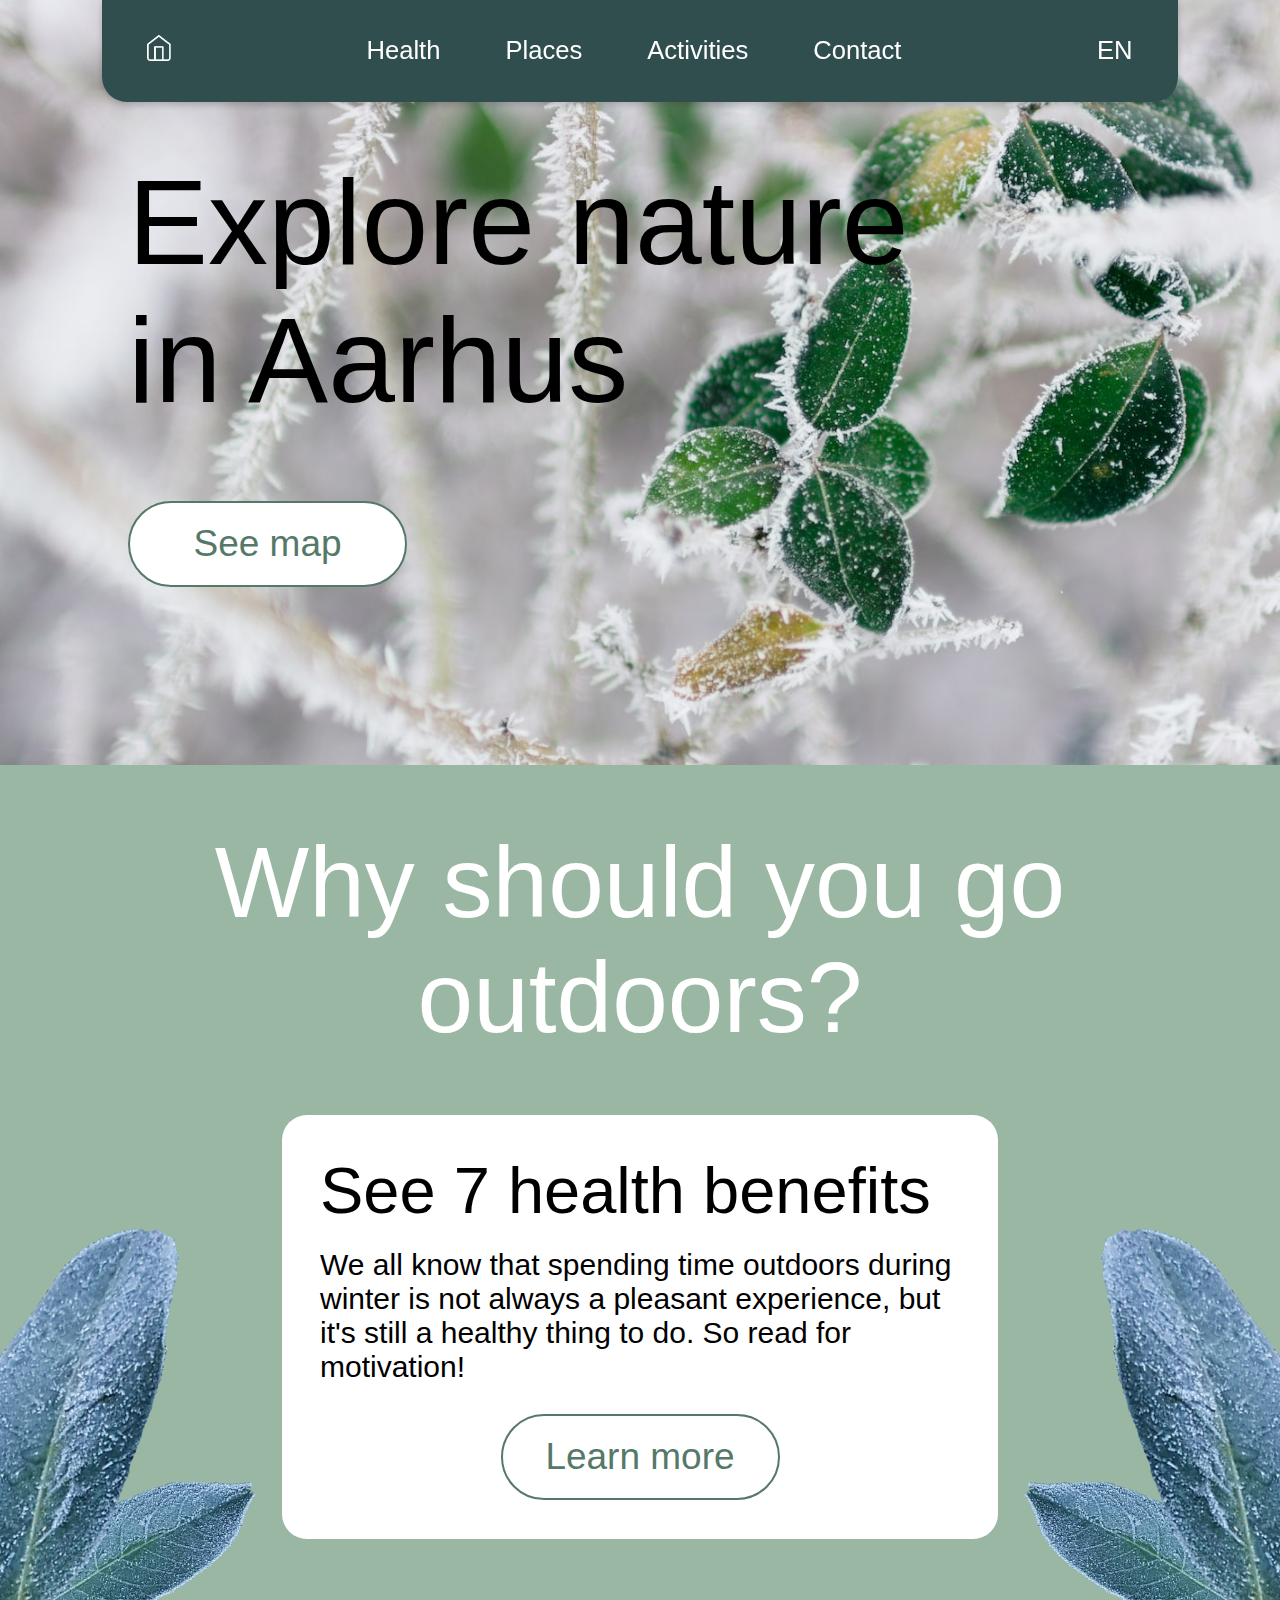
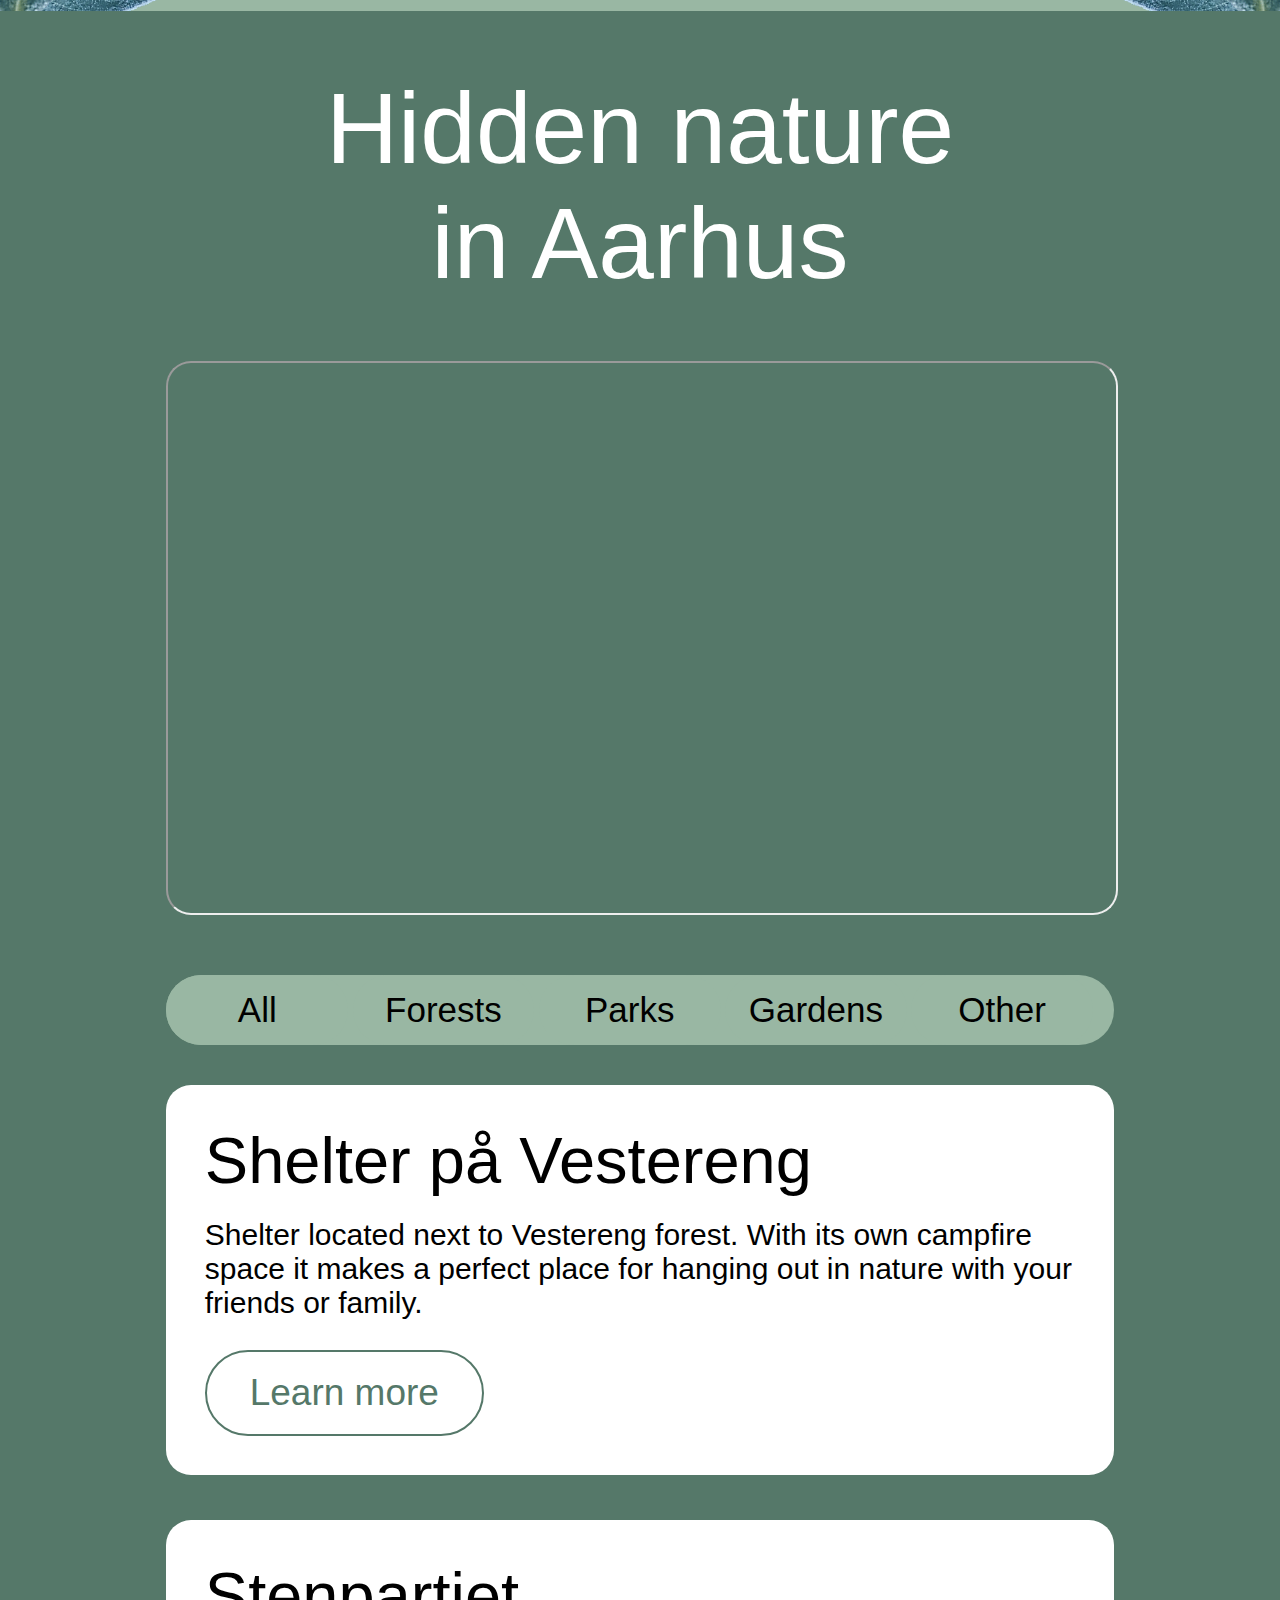
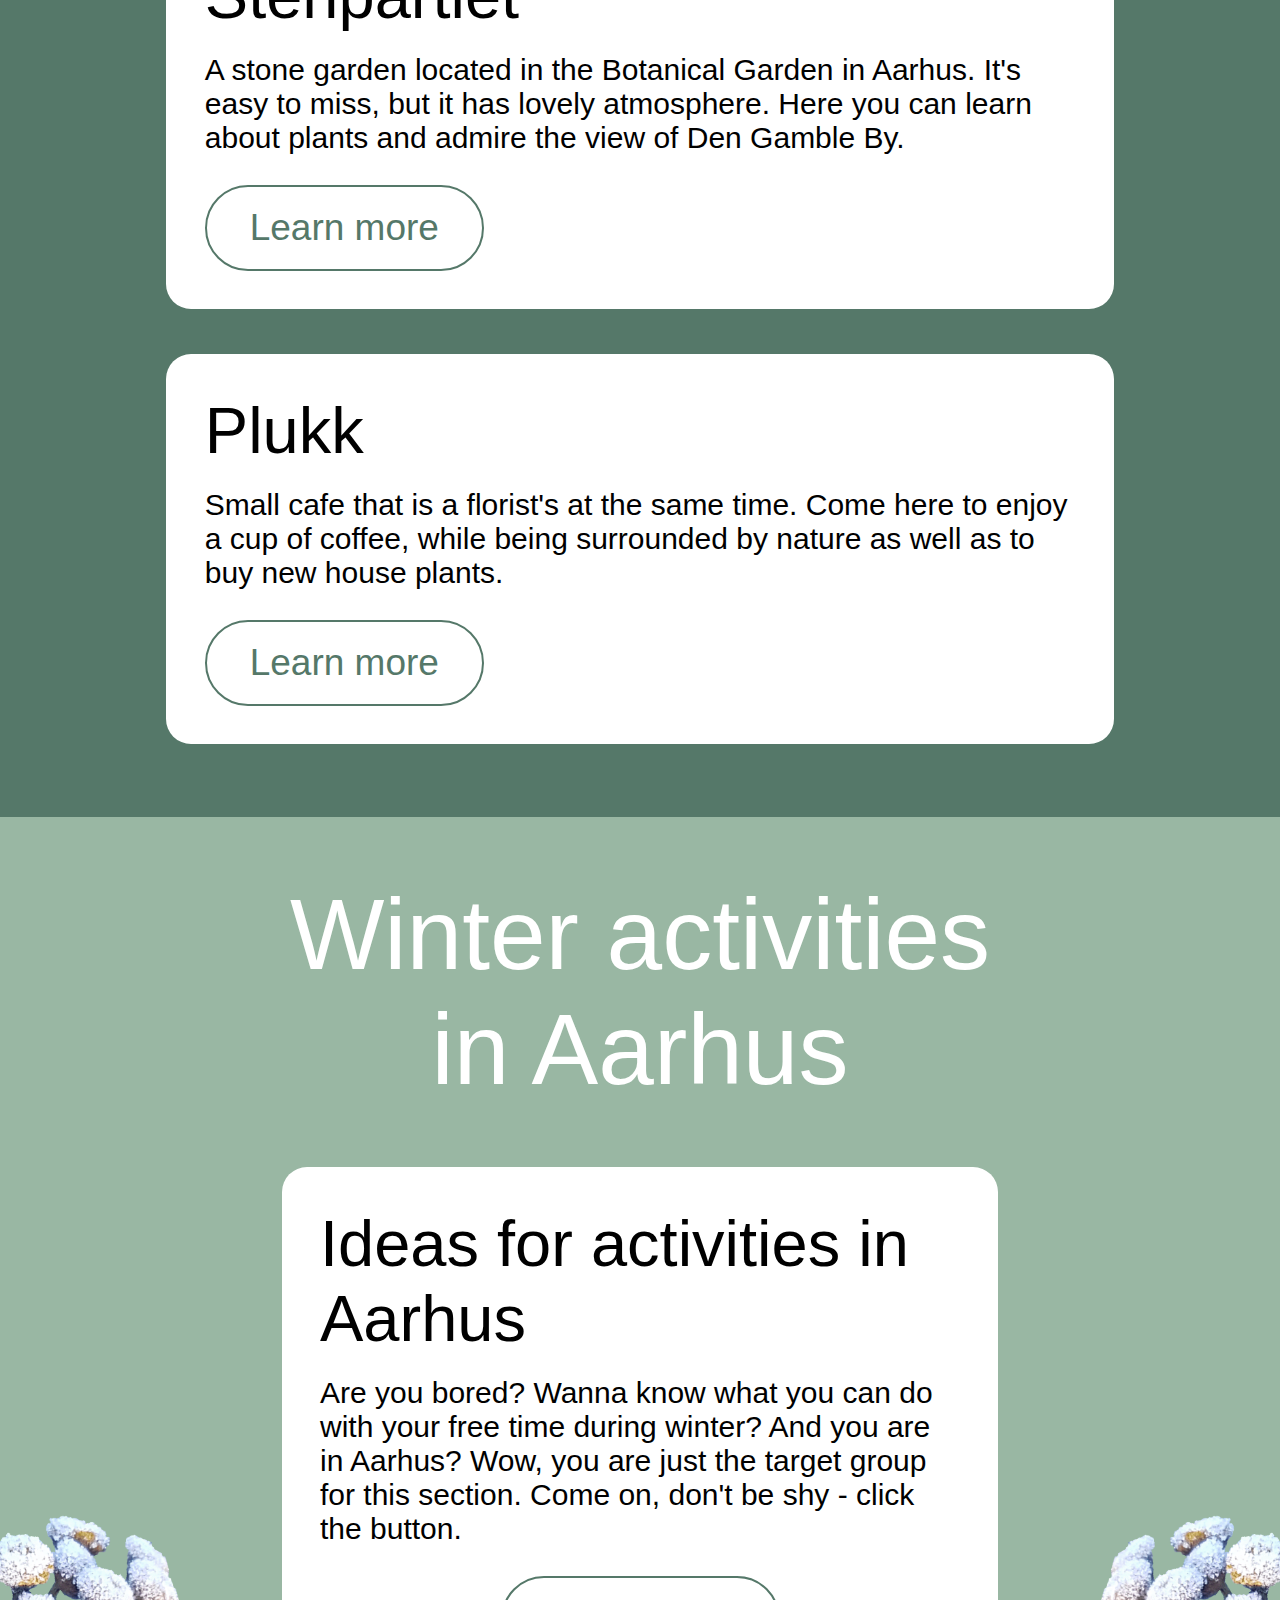
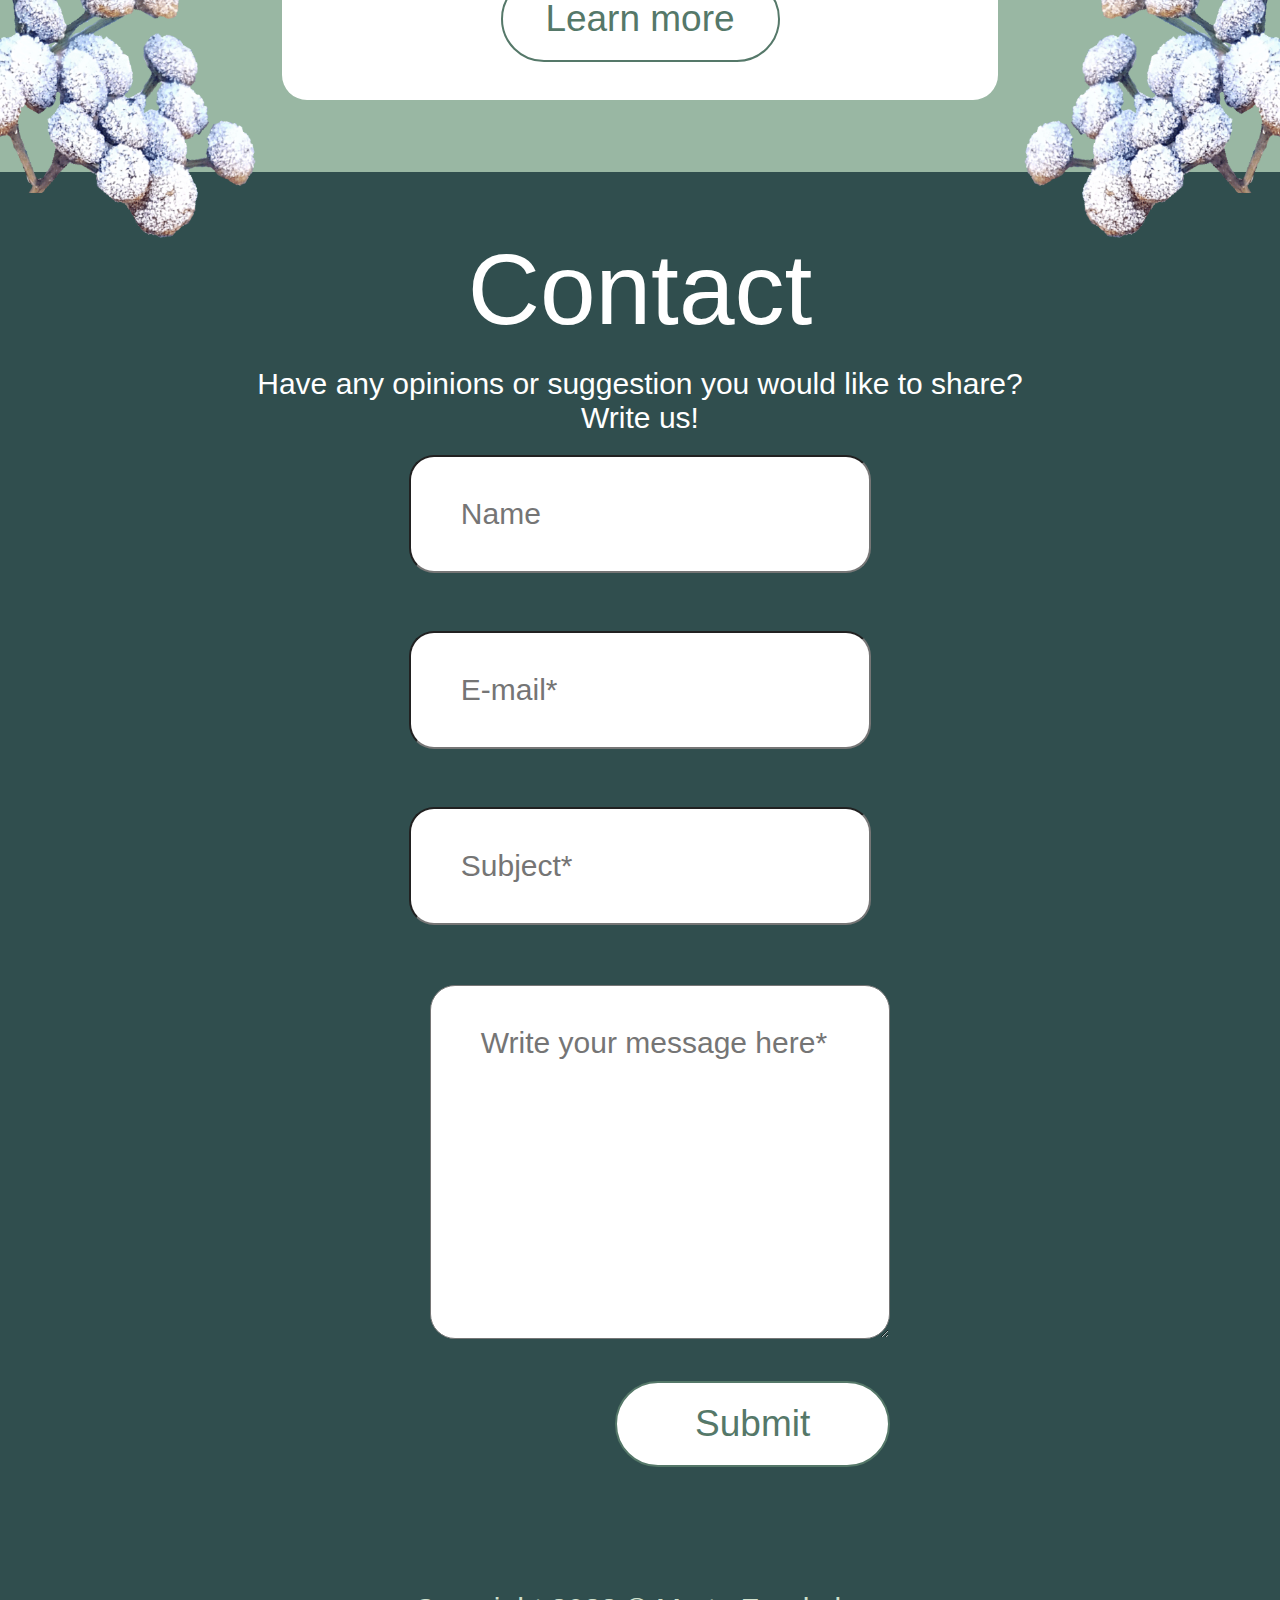
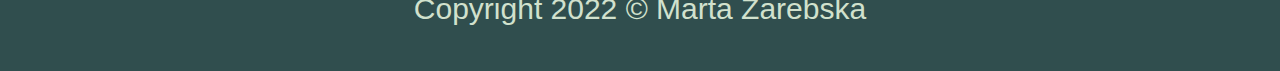
<file: index.html>
<!DOCTYPE html>
<html lang="en">
<head>
    <meta charset="UTF-8">
    <meta http-equiv="X-UA-Compatible" content="IE=edge">
    <meta name="viewport" content="width=device-width, initial-scale=1.0">
    <title>Hidden nature in Aarhus</title>
    <!--<link href="mapbox://styles/shiviara/cld4n27ti001101kayi47xyx4" rel="stylesheet">
    <script src="https://api.mapbox.com/mapbox-gl-js/v2.12.0/mapbox-gl.js"></script>-->
    <link rel="stylesheet" href="all.css">
    <link rel="stylesheet" href="index.css">

    <meta name="description" content="List of hidden nature related places in Aarhus, 
    as well as information what to do there. There are also articles about health benefits of 
    going outdoors and ideas for winter activities in Aarhus.">
</head>

<body>
    <!-- Navigation bar -->
    <header>
        <div class="nav">
            <a href="#title" class="box1"><img src="img/home.png" alt="Home button" id="homeIcon"></a>
                <section id="expended">
                    <a href="#health" class="box2">Health</a>
                    <a href="#places" class="box3">Places</a>
                    <a href="#activities" class="box4">Activities</a>
                    <a href="#contact" class="box5">Contact</a>
                </section>
                <img src="img/hamburger.png" id="more" onclick="myFunction()" alt="Hamburger menu">
            <a href="404.html" class="box6">EN</a>
        </div>
    </header>

    <main> 

    <!--BANNER-->
        <section class="banner">
            <h1 id="title">
                Explore nature <br>
                in Aarhus
            </h1>
            <a href="#map" class="button" id="cta"><h5>See map</h5></a>
        </section>

    <!--HEALTH-->
        <section id="health">
            <h1>Why should you go<br>outdoors?</h1>

        <section class="pretty">
            <img src="img/leaves/tadaL.png" class="sideL" alt="Two frosted leaves showing up from the side of the website">
            <article>
                <h2>See 7 health benefits</h2>
                <p>
                    We all know that spending time outdoors during winter is not always a pleasant experience, 
                    but it's still a healthy thing to do. So read for motivation!
                </p>

                <a href="404.html" class="intro button"><h5>Learn more</h5></a>
            </article>
            <img src="img/leaves/tadaR.png" class="sideR" alt="Two frosted leaves showing up from the side of the website">
        </section>

        </section>

    <!--PLACES-->
        <section id="places">
            <h1>Hidden nature<br>in Aarhus</h1>
        <!--Map-->
        <iframe src="https://www.google.com/maps/d/embed?mid=1MzB3tV0JHkEWkJoVEzAylfppQnjQYP8&ehbc=2E312F" 
        width='100%' height='550px' id="map" title="Map of Aarhus with location of the hidden places"></iframe>

        <!--Filter-->
        <div id="filter">
            <button id="mobile">Filter</button>
            <section id="list">
                <button>All</button>
                <button>Forests</button>
                <button>Parks</button>
                <button>Gardens</button>
                <button>Other</button>
            </section>
        </div>

        <!--List of chosen places-->
            <article id="shelter" class="place">
                <h2>Shelter på Vestereng</h2>
                <p>
                    Shelter located next to Vestereng forest. With its own campfire space it makes a perfect place for 
                    hanging out in nature with your friends or family.
                </p>

                <a href="shelter.html" class="button"><h5>Learn more</h5></a>
            </article>

            <article id="stone" class="place">
                <h2>Stenpartiet</h2>
                <p>A stone garden located in the Botanical Garden in Aarhus. It's easy to miss, but it has lovely atmosphere. 
                    Here you can learn about plants and admire the view of Den Gamble By.
                </p>
                
                <a href="garden.html" class="button"><h5>Learn more</h5></a>
            </article>

            <article id="plukk" class="place">
                <h2>Plukk</h2>
                <p>Small cafe that is a florist's at the same time. Come here to enjoy a cup of coffee, 
                    while being surrounded by nature as well as to buy new house plants.
                </p>
                <a href="plukk.html" class="button"><h5>Learn more</h5></a>
            </article>
        </section>

    <!--ACTIVITIES-->
        <section id="activities">
            <h1>Winter activities<br>in Aarhus</h1>

            <section class="pretty">
                <img src="img/leaves/ballsL.png" class="sideL balls" alt="Frosted buds showing up from the side of the website">
            <article>
                <h2>Ideas for activities in Aarhus</h2>
                <p>
                    Are you bored? Wanna know what you can do with your free time during winter? And you are in Aarhus? 
                    Wow, you are just the target group for this section. Come on, don't be shy - click the button.
                </p>

                <a href="404.html" class="intro button"><h5>Learn more</h5></a>
            </article>
                <img src="img/leaves/ballsR.png" class="sideR balls" alt="Frosted buds showing up from the side of the website">
            </section>
        </section>

    <!--CONTACT-->
        <section id="contact">
            <h1>Contact</h1>
            <p>
                Have any opinions or suggestion you would like to share?<br>
                Write us!
            </p>
            
            <!-- Contact form -->
            <form>
                <section id="conL">
                    <input type="text" id="name" name="name" placeholder="Name"><br>
                    <input type="email" id="email" name="email" placeholder="E-mail*" required><br>
                    <input type="text" id="subject" name="subject" placeholder="Subject*" required><br>
                </section>
                <section id="conR">
                    <textarea name="message" id="message" rows="8" cols="20" placeholder="Write your message here*" required></textarea>
                    <input type="submit" id="submit">
                </section>        
            </form>
        </section>
    </main>

    <footer>
    <div id="copyright"></div>
    </footer>

    <script src="base.js" defer></script>
</body>
</html>
</file>
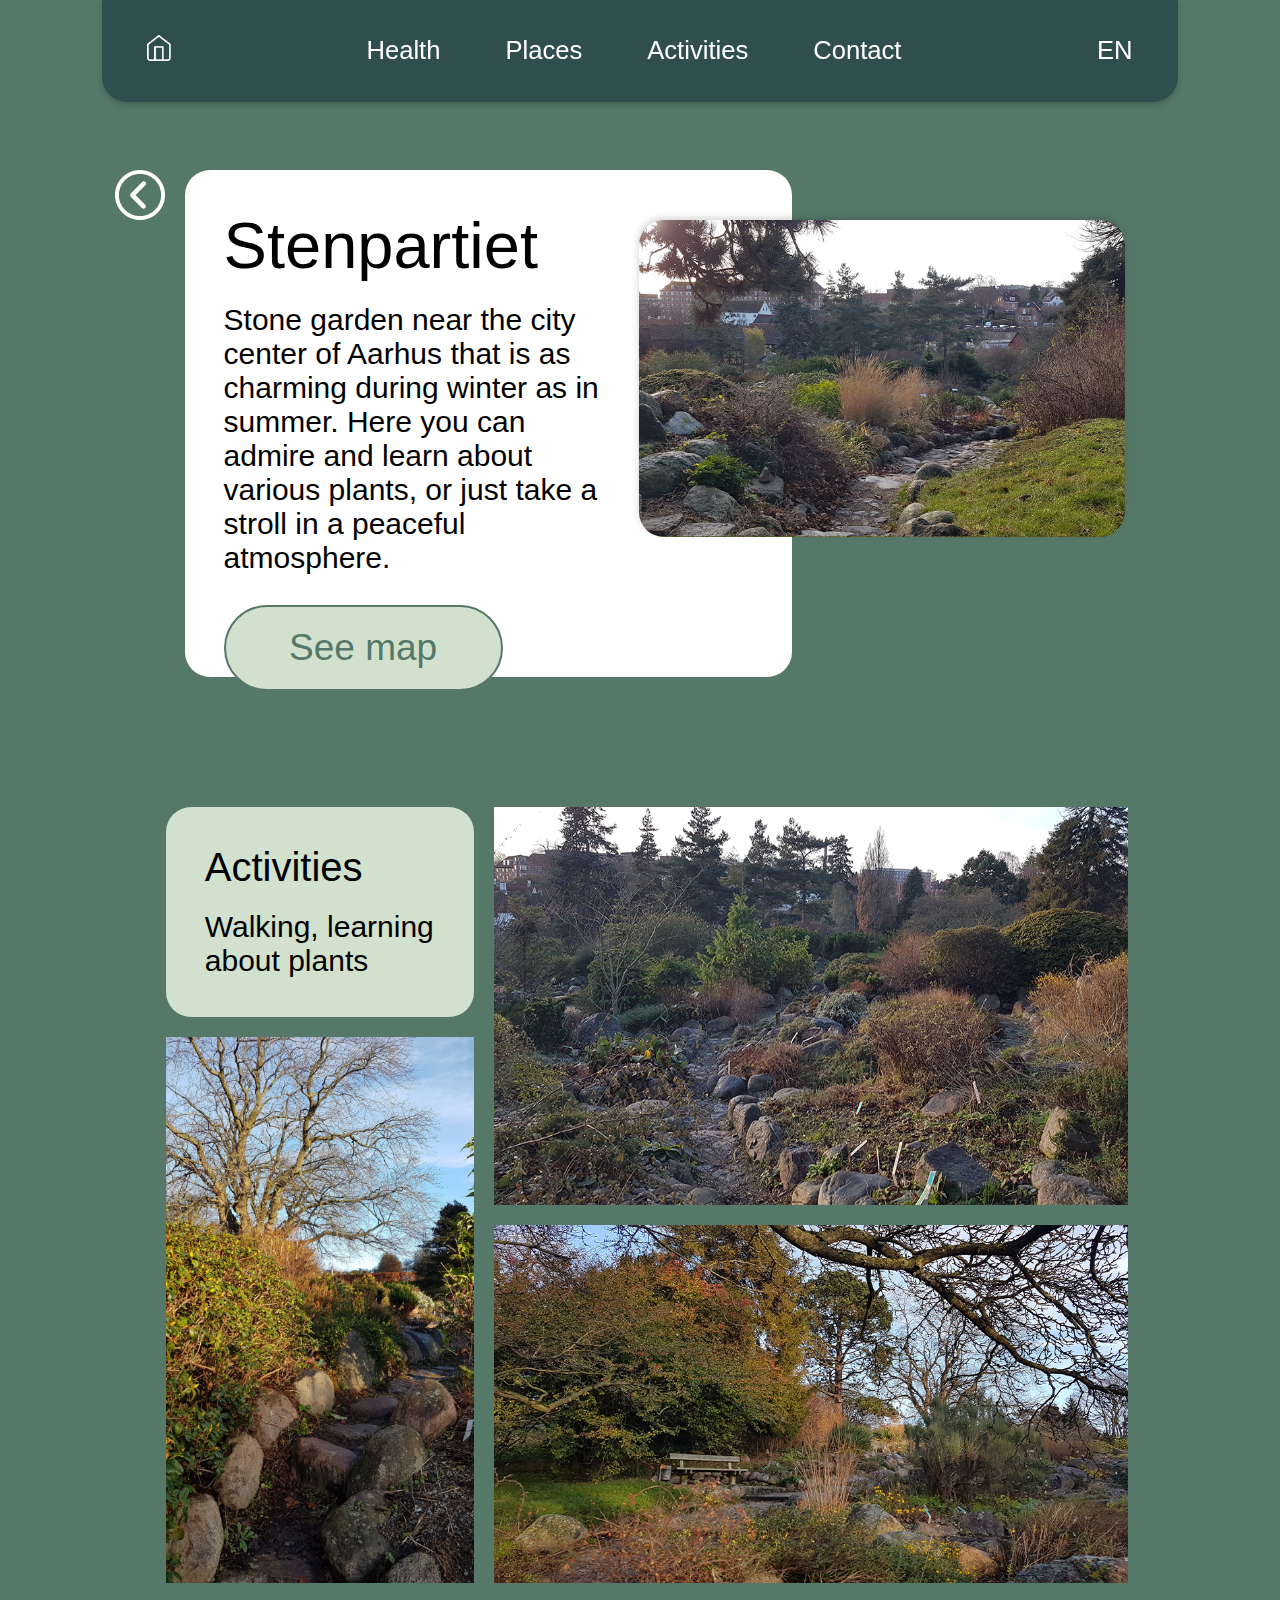
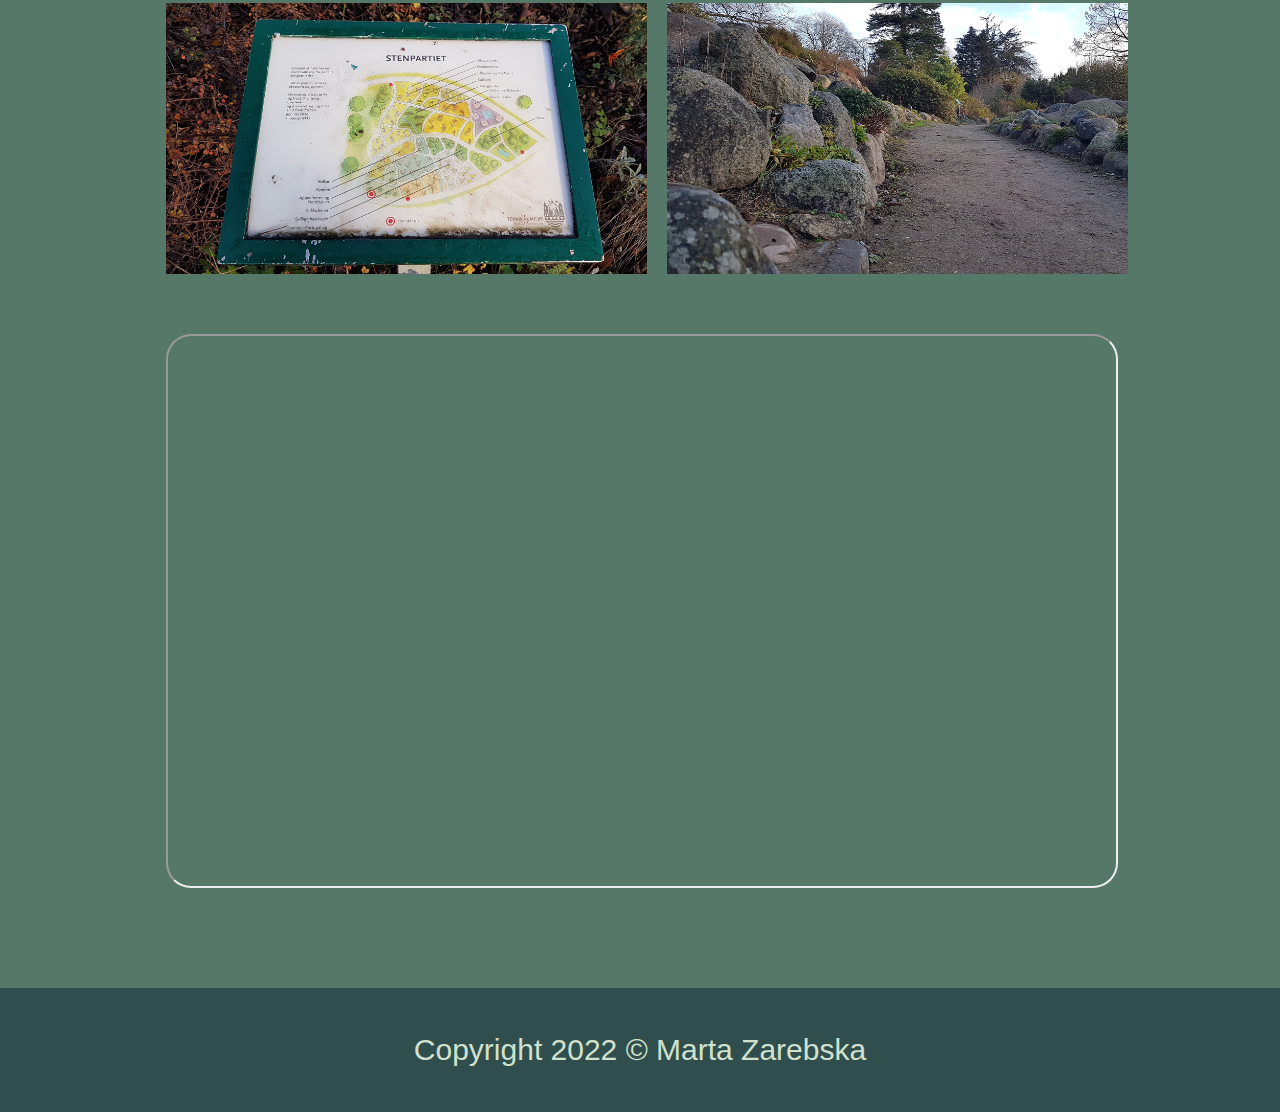
<file: garden.html>
<!DOCTYPE html>
<html lang="en">
<head>
    <meta charset="UTF-8">
    <meta http-equiv="X-UA-Compatible" content="IE=edge">
    <meta name="viewport" content="width=device-width, initial-scale=1.0">
    <title>Stenpartiet</title>
    <link rel="stylesheet" href="all.css">
    <link rel="stylesheet" href="place-desc.css">

    <meta name="description" content="Information about Stenpartiet, a stone garden in Aarhus and photo gallery of it">
</head>
<body>
    <!-- Navigation bar -->
    <header>
        <div id="navbar"></div>
    </header>

    <main>
        <!-- Main information about the place -->
        <section id="description">
            <!-- Go back button -->
            <img src="img/go-back.png" alt="go back button" id="go-back" onclick="history.back()">
            
            <img src="img/photos/garden/frstone.png" alt="Photo of a stone path" id="main-pic">
            <article id="box">
                <h2>Stenpartiet</h2>
                <p>
                    Stone garden near the city center of Aarhus that is as charming during winter as in summer. 
                    Here you can admire and learn about various plants, or just take a stroll in a peaceful atmosphere.
                </p>
                <a href="#map" class="button"><h5>See map</h5></a>
            </article>
        </section>

        <!-- Photo gallery -->
        <section id="gallery">
            <div id="activ">
                <h3>Activities</h3>
                <p>Walking, learning about plants</p>
            </div>
            <img src="img/photos/garden/stone.png" id="big-hor1" alt="Photo of trees and bushes">
            <img src="img/photos/garden/bench.png" id="big-hor2" alt="Photo of a bench souranded by nature">
            <img src="img/photos/garden/map.png" id="small-hor1" alt="Map of the garden">
            <img src="img/photos/garden/path.png" id="small-hor2" alt="Close view of stones next to a path">
            <img src="img/photos/garden/stairs.png" id="vertical" alt="Vertical photo of stone stairs">

        </section>

        <!--Map-->
        <iframe src="https://www.google.com/maps/d/embed?mid=1MzB3tV0JHkEWkJoVEzAylfppQnjQYP8&ehbc=2E312F" 
        width='100%' height='550px' id="map" title="Map of Aarhus with location of the hidden places"></iframe>
    </main>

    <footer>
        <div id="copyright"></div>
    </footer>

    <script src="base.js" async></script>
</body>
</html>
</file>
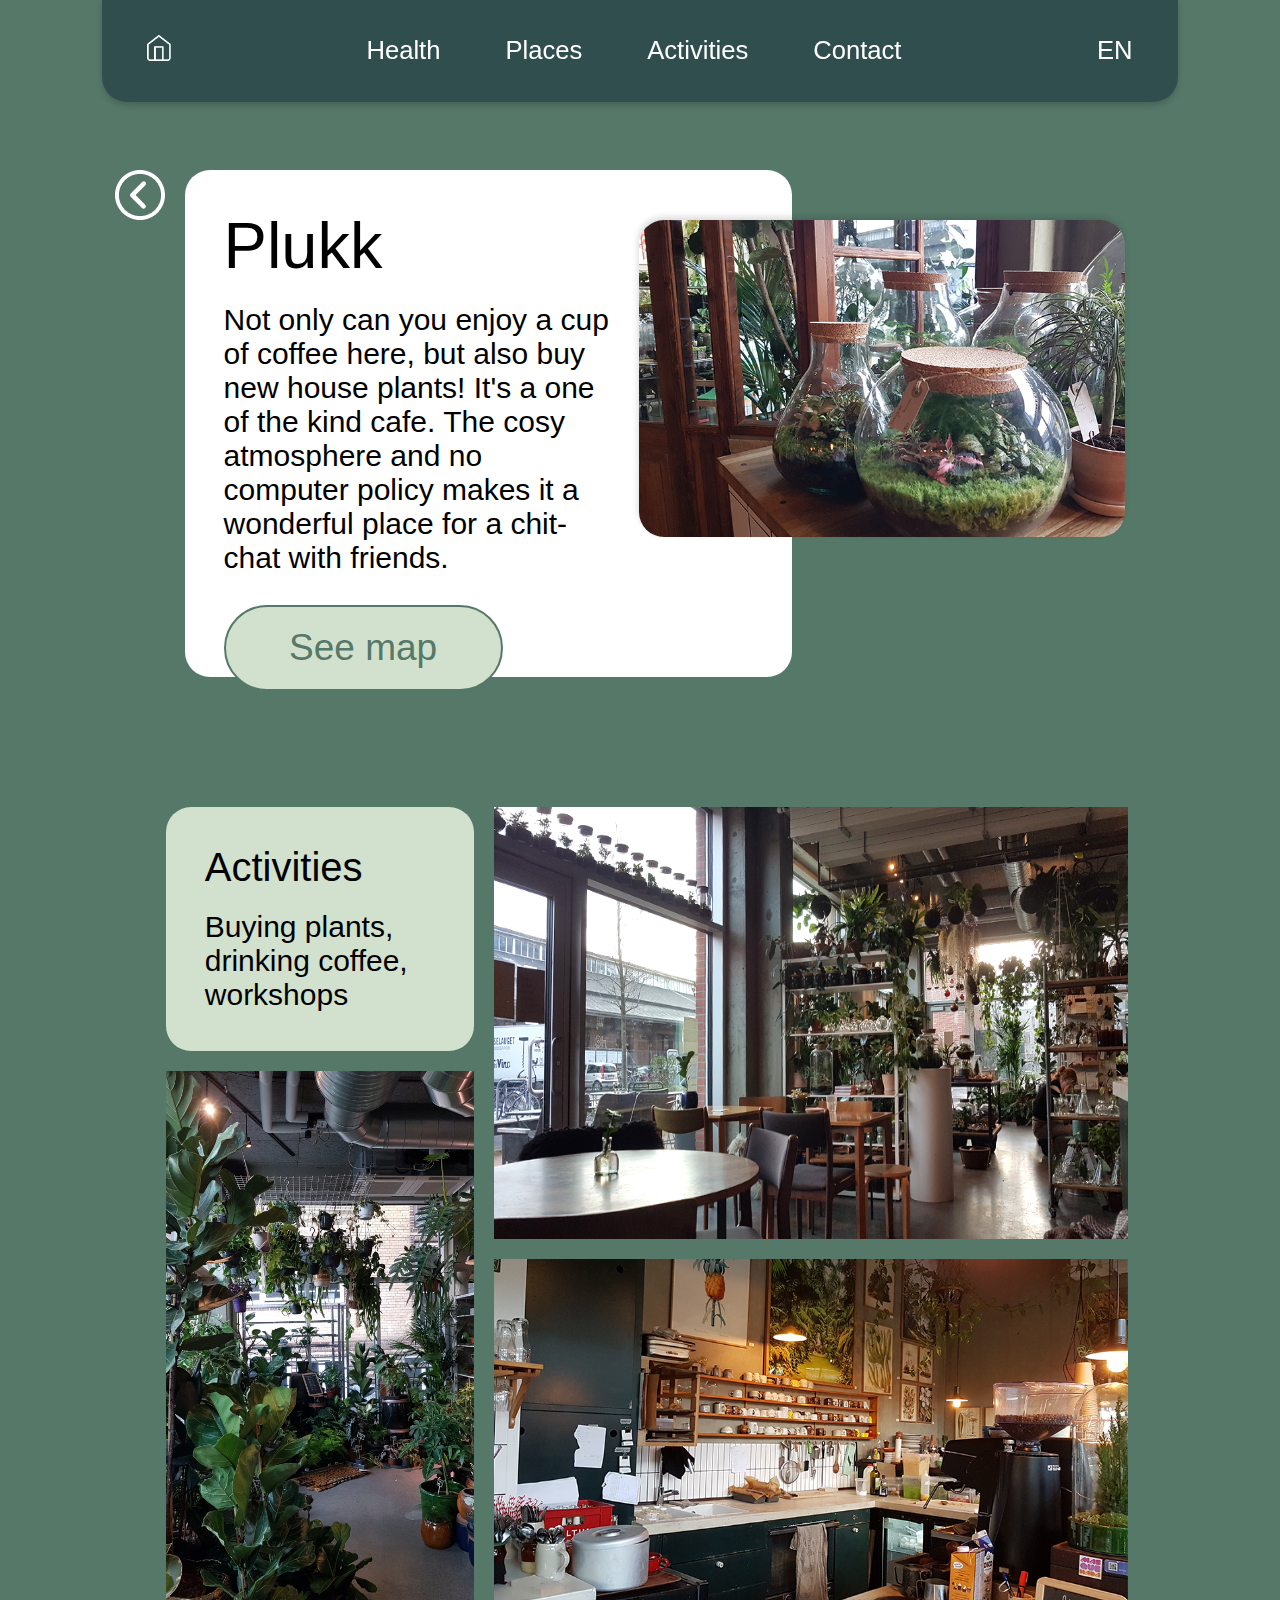
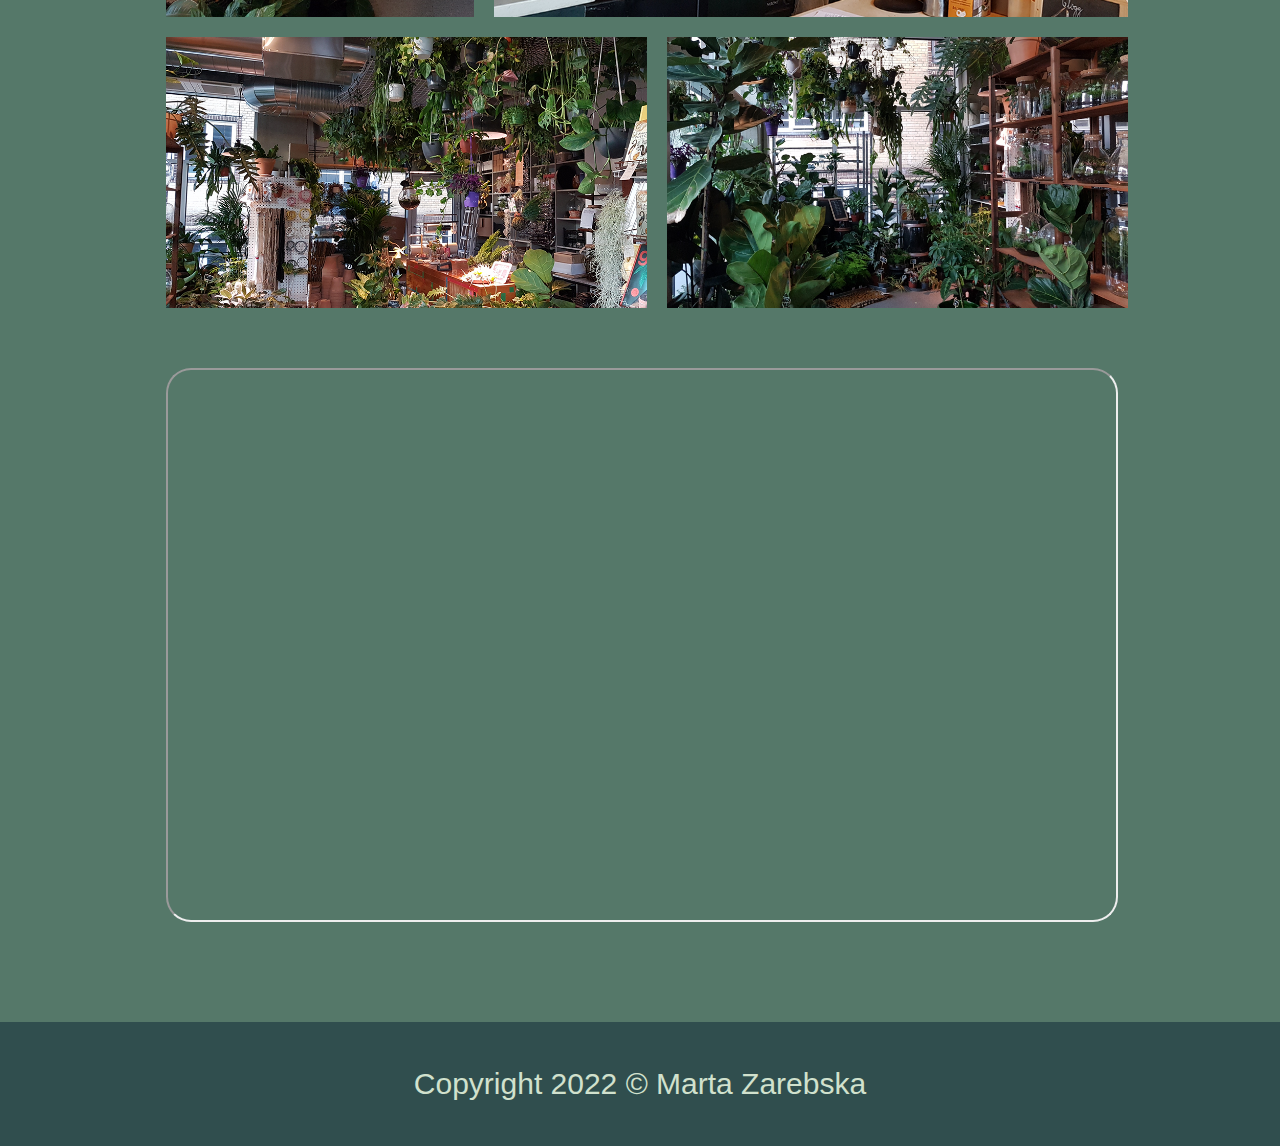
<file: plukk.html>
<!DOCTYPE html>
<html lang="en">
<head>
    <meta charset="UTF-8">
    <meta http-equiv="X-UA-Compatible" content="IE=edge">
    <meta name="viewport" content="width=device-width, initial-scale=1.0">
    <title>Plukk</title>
    <link rel="stylesheet" href="all.css">
    <link rel="stylesheet" href="place-desc.css">

    <meta name="description" content="Information about Plukk, a plant cafe in Aarhus and photo gallery of it">
</head>
<body>
    <!-- Navigation bar -->
    <header>
        <div id="navbar"></div>
    </header>

    <main>
        <!-- Main information about the place -->
        <section id="description">
            <!-- Go back button -->
            <img src="img/go-back.png" alt="go back button" id="go-back" onclick="history.back()">
            
            <img src="img/photos/plukk/frplukk.png" alt="Photo of a glass jars with plants inside" id="main-pic">
            <article id="box">
                <h2>Plukk</h2>
                <p>
                    Not only can you enjoy a cup of coffee here, but also buy new house plants! 
                    It's a one of the kind cafe. The cosy atmosphere and no computer policy makes it a wonderful place for a chit-chat with friends.
                </p>
                <a href="#map" class="button"><h5>See map</h5></a>
            </article>
        </section>

        <!-- Photo gallery -->
        <section id="gallery">
            <div id="activ">
                <h3>Activities</h3>
                <p>Buying plants, drinking coffee, workshops</p>
            </div>
            <img src="img/photos/plukk/cafe.png" id="big-hor1" alt="Photo of tables in the cafe with plants in the background">
            <img src="img/photos/plukk/bar.png" id="big-hor2" alt="Photo of cafe's bar">
            <img src="img/photos/plukk/shop.png" id="small-hor1" alt="Photo of a florist's shop with plants hanging from the ceiling">
            <img src="img/photos/plukk/shop2.png" id="small-hor2" alt="Alley with shelfs full of plants">
            <img src="img/photos/plukk/jungle.jpg" id="vertical" alt="Corner full of plants">

        </section>

        <!--Map-->
        <iframe src="https://www.google.com/maps/d/embed?mid=1MzB3tV0JHkEWkJoVEzAylfppQnjQYP8&ehbc=2E312F" 
        width='100%' height='550px' id="map" title="Map of Aarhus with location of the hidden places"></iframe>
    </main>

    <footer>
        <div id="copyright"></div>
    </footer>

    <script src="base.js" async></script>
</body>
</html>
</file>
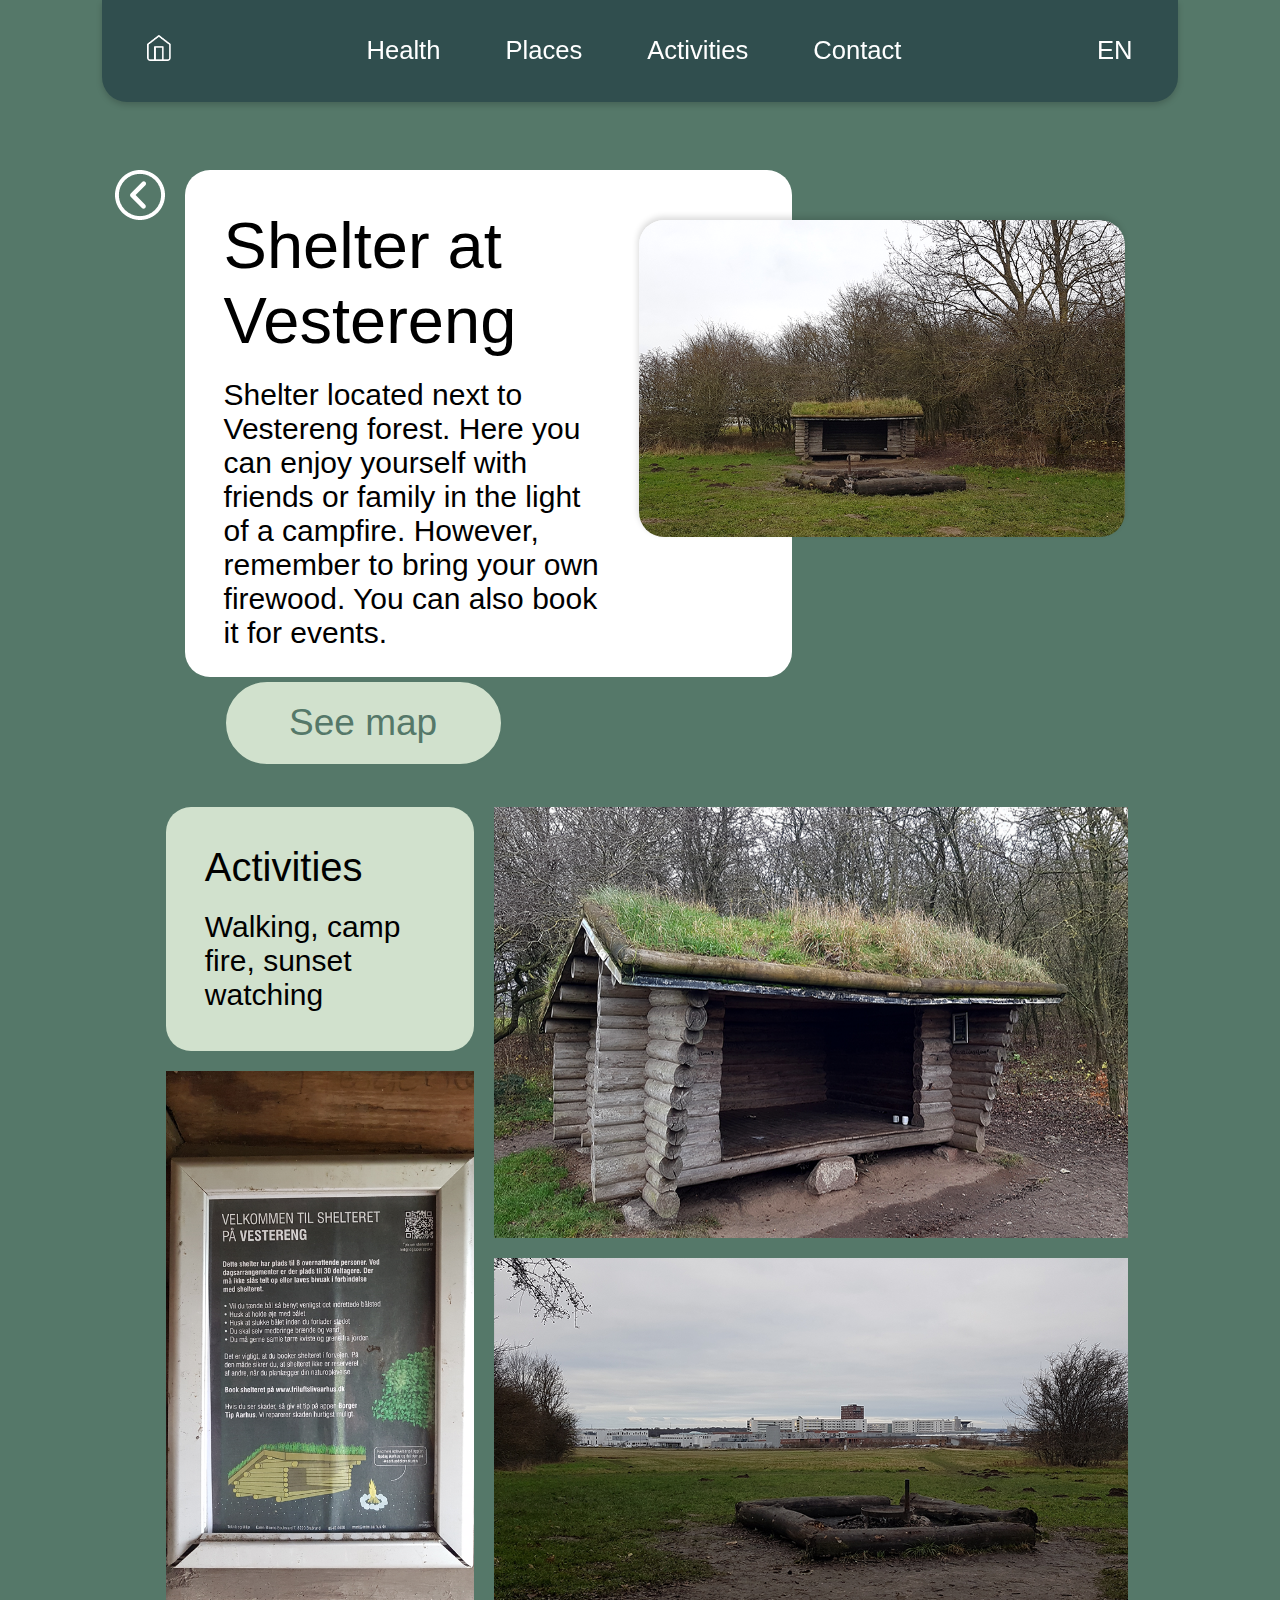
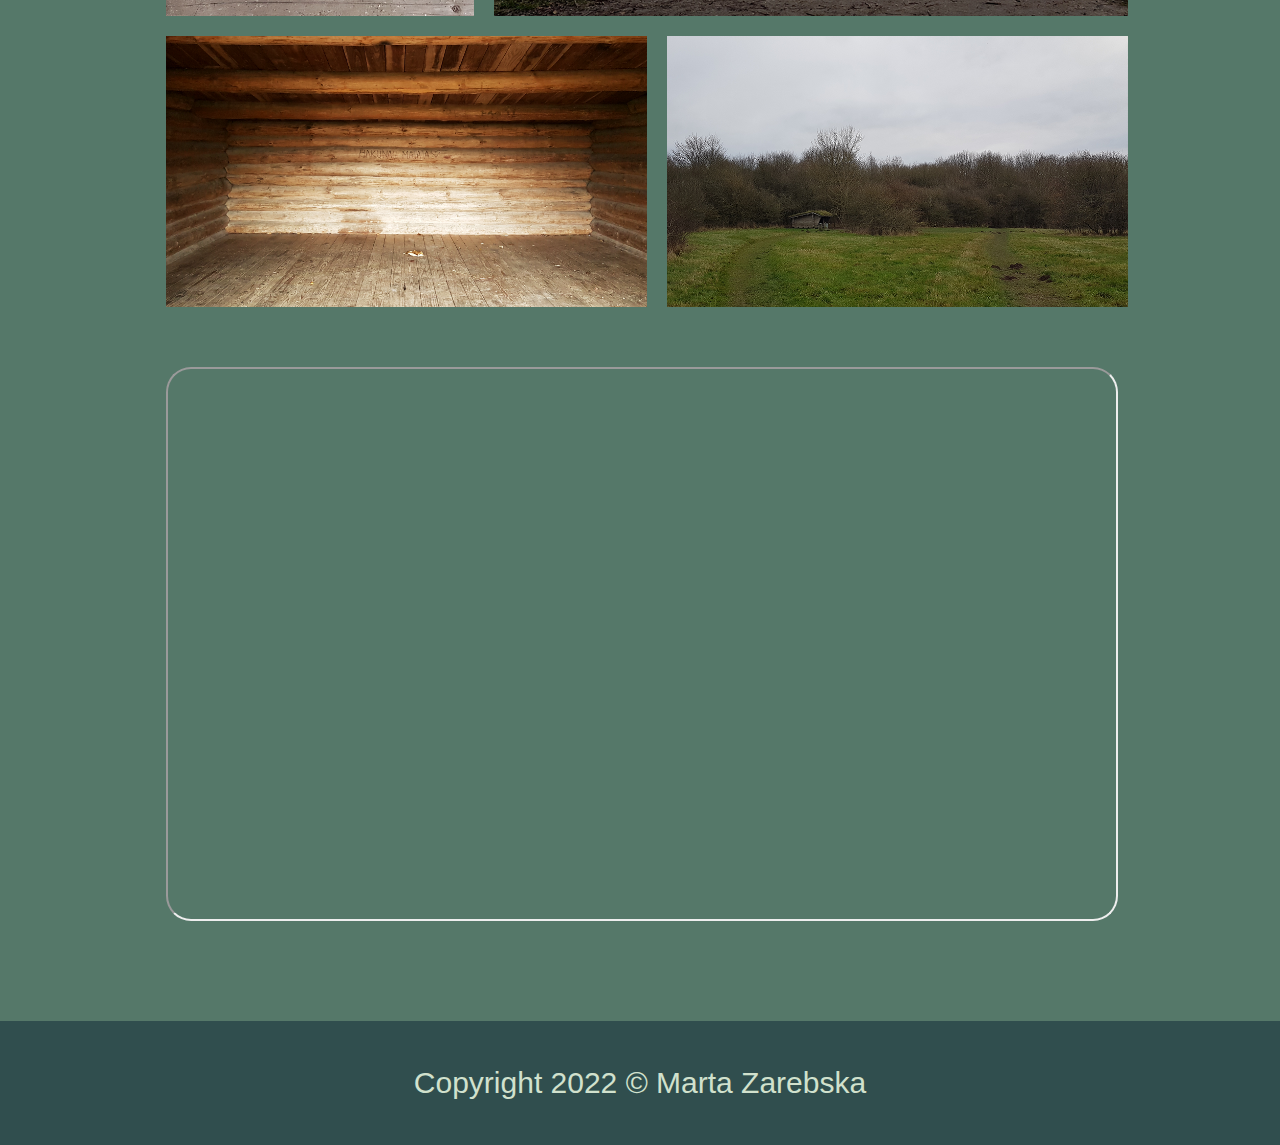
<file: shelter.html>
<!DOCTYPE html>
<html lang="en">
<head>
    <meta charset="UTF-8">
    <meta http-equiv="X-UA-Compatible" content="IE=edge">
    <meta name="viewport" content="width=device-width, initial-scale=1.0">
    <title>Shelter at Vestereng</title>
    <link rel="stylesheet" href="all.css">
    <link rel="stylesheet" href="place-desc.css">

    <meta name="description" content="Information about Shelter at Vestereng in Aarhus and photo gallery of it">
</head>
<body>
    <!-- Navigation bar -->
    <header>
        <div id="navbar"></div>
    </header>

    <main>
        <!-- Main information about the place -->
        <section id="description">
            <!-- Go back button -->
            <img src="img/go-back.png" alt="go back button" id="go-back" onclick="history.back()">
            
            <img src="img/photos/shelter/frshelter.png" alt="Photo of a wooden shack with a campfire place in front of it" id="main-pic">
            <article id="box">
                <h2>Shelter at Vestereng</h2>
                <p>
                    Shelter located next to Vestereng forest. Here you can enjoy yourself with friends or family in the light of a campfire. 
                    However, remember to bring your own firewood. You can also book it for events.
                </p>
                <a href="#map" class="button"><h5>See map</h5></a>
            </article>
        </section>

        <!-- Photo gallery -->
        <section id="gallery">
            <div id="activ">
                <h3>Activities</h3>
                <p>Walking, camp fire, sunset watching</p>
            </div>
            <img src="img/photos/shelter/shelter.png" id="big-hor1" alt="Photot of a wooden shack with a roof full of grass">
            <img src="img/photos/shelter/fire.png" id="big-hor2" alt="View seen from the shack and a campfire place">
            <img src="img/photos/shelter/hakuna.png" id="small-hor1" alt="Inside of the shack with Hakuna Matata written on a wall">
            <img src="img/photos/shelter/far.png" id="small-hor2" alt="Side view of the shelter from afar">
            <img src="img/photos/shelter/rules.png" id="vertical" alt="List of rules">

        </section>

        <!--Map-->
        <iframe src="https://www.google.com/maps/d/embed?mid=1MzB3tV0JHkEWkJoVEzAylfppQnjQYP8&ehbc=2E312F" 
        width='100%' height='550px' id="map" title="Map of Aarhus with location of the hidden places"></iframe>
    </main>

    <footer>
        <div id="copyright"></div>
    </footer>

    <script src="base.js" async></script>
</body>
</html>
</file>
<file: all.css>
:root {
    /*colors*/
    --white: #FFFFFF;
    --mint: #D1E1CD;
    --sage: #99B7A3;
    --pine: #557869;
    --forest: #304E4E;
    --black: #000000;

    /*fonts*/
    --bodytext: "Modern Sans", "Segoe UI", "Optima", Arial, Helvetica, sans-serif;
    --heading: "Biko", "Microsoft Sans Serif","Franklin Gothic", "Charcoal", sans-serif;
}

html{
    scroll-behavior: smooth;
}

/*~~~~ Typography ~~~~*/
h1{
    font-family: var(--heading);
    font-size: 100px;
    font-style: normal;
    font-weight: normal;
    color: var(--white);
    text-align: center;
    padding-top: 60px;
    margin-top: 0;
    margin-bottom: 60px;
    margin-left: 0;
}

h2{
    font-family: var(--heading);
    font-size: 65px;
    font-style: normal;
    font-weight: normal;
    color: var(--black);
    text-align: left;
    margin: 0;
}

h5{
    font-family: var(--bodytext);
    font-size: 37px;
    color: var(--pine);
    text-align: center;
    font-style: normal;
    font-weight: lighter;
    color: var(--pine);
    margin: 0;
}

/*body text*/
p{
    font-family: var(--bodytext);
    font-size: 30px;
    font-style: normal;
    font-weight: lighter;
    color: var(--black);
    margin: 20px 0 30px 0;
}

 /*link*/
link {
    font-family: var(--bodytext);
    font-size: 30px;
    font-style: normal;
    font-weight: lighter;
    color: var(--pine);
    text-decoration: underline;
    cursor: pointer;
}

link:hover{
    color: var(--sage);
}


/*~~~ Nav bar ~~~*/
/*font nav bar*/
link {
    font-family: var(--bodytext);
    font-size: 40px;
    font-style: normal;
    font-weight: lighter;
    color: var(--white);
    text-decoration: none;
    cursor: pointer;
}

a {
    font-family: var(--bodytext);
    font-size: 37px;
    color: var(--pine);
    text-decoration: none;
}

.nav {
    font-style: normal;
    font-weight: lighter;
    color: var(--white);
    background-color: var(--forest);
    border-radius: 0 0 25px 25px;
    box-shadow: 0 3px 6px rgba(0, 0, 0, 0.181);

    margin-left: 8vw;
    margin-right: 8vw;
    z-index: 2;
    position: fixed;
    top: 0;

     /*Grid*/
    display: grid;
    grid-template-columns: auto;
    grid-gap: 35px 65px;

    grid-template-rows: 0 auto 0;

    grid-auto-flow: column;
    grid-auto-columns: 1fr;

    align-items: center;
    justify-items: center;
    align-content: flex-start;
    justify-content: space-evenly;
}

.nav a{
    color: var(--white);
    font-size: 2vw;
    text-decoration: none;
    text-align: center;
    padding: 0;
}

.box1 {
    grid-column: 1 / 2;
    grid-row: 2 /3;
    justify-self: start;
    margin-left: 45px;
}
.box2 {
    grid-column: 4 / 5;
    grid-row: 2 /3;
}
.box3 {
    grid-column: 5 / 6;
    grid-row: 2 /3;
}
.box4 {
    grid-column: 6 / 7;
    grid-row: 2 /3;
}
.box5 {
    grid-column: 7 / 8;
    grid-row: 2 /3;
}
.box6 {
    grid-column: 10 / 11;
    grid-row: 2 /3;
    justify-self: end;
    margin-right: 45px;
}

#homeIcon{
    height: 2vw;
    width: auto;
}

#expended{
    display: contents;
}

#more{
    display: none;
}

/*~~~ Sections ~~~*/
body{
    /*body text*/
    font-family: var(--bodytext);
    margin: 0;
    background-color: var(--sage);
}

main{
    margin: 0;
}

footer{
    background-color: var(--forest);
    margin: 0;
    padding: 5vh;
    text-align: center;
    color: var(--mint);
}

footer p{
    margin: 0;
    color: var(--mint);
}


/*~~~ Buttons ~~~*/
button{
    /*font*/
    font-family: var(--bodytext);
    font-size: 37px;
    color: var(--pine);
    text-align: center;

    /*shape*/
    background-color: var(--white);
    border: 2px solid var(--pine);
    border-radius: 50px;
    padding-top: 20px;
    padding-bottom: 20px;
    width: 275px;

    /*other*/
    cursor: pointer;
    transition-duration: 0.4s;
}

button:hover{
    background-color: var(--mint);
}

.button{
    /*font*/
    font-family: var(--bodytext);
    font-size: 37px;
    color: var(--pine);
    text-align: center;

    /*shape*/
    display: block;
    background-color: var(--white);
    border: 2px solid var(--pine);
    border-radius: 50px;
    padding-top: 20px;
    padding-bottom: 20px;
    width: 275px;

    /*other*/
    cursor: pointer;
    transition-duration: 0.4s;
}

.button:hover{
    background-color: var(--mint);
}

/*~~~~~~ Mobile version ~~~~~~*/
@media only screen and (max-width: 900px){
    /* Typography */

    h1{
        font-size: 45px;
        margin: 0;
        padding: 30px;
    }

    h2{
        font-size: 30px;
    }

    /*body text*/
    p{
        font-size: 16px;
        margin: 15px 0;
    }

    a:link{
        font-size: 16px;
    }

    header {
        font-size: 30px;
    }

    /* Button */
    button{
        font-size: 25px;
        width: 270px;
        padding-top: 13px;
        padding-bottom: 13px;
    }

    .button{
        font-size: 25px;
        width: 100%;
        padding-top: 13px;
        padding-bottom: 13px;
    }

    .button h5{
        font-family: var(--bodytext);
        font-size: 25px;
        color: var(--pine);
        text-align: center;
        margin: 0;
    }

    /* Nav bar */
    .nav{
        bottom: 0;
        top:unset;
        border-radius: 25px 25px 0 0;
        box-shadow: 0 -2px 6px rgba(0, 0, 0, 0.181);
        margin: 0;
        width: 100vw;

        /*grid*/
        grid-template-columns: 30px auto 30px auto 30px;
        grid-gap: 15px 0px;
        grid-template-rows: 0 auto 0;
    }

    .nav a{
        height: 5vw;
        font-size: 30px;
        padding: 25px 15px;
    }

    #homeIcon {
        height: 30px;
    }

    #expended{
        display: none;

        /*display: flex;*/
        flex-direction: column;
        margin-bottom: 380px;
        align-items: flex-start;
        border-radius: 25px 25px 0 0;
        background-color: var(--forest);
        width: 100vw;
        position: fixed;
        z-index: -1;
    }

    #more{
        display: block;
        position: fixed;
        grid-column: 7 / 8;
        grid-row: 2 /3;
        justify-self: center;
        height: 20px;
        padding: 25px 15px;
    }
}
</file>
<file: index.css>
:root {
    /*colors*/
    --white: #FFFFFF;
    --mint: #D1E1CD;
    --sage: #99B7A3;
    --pine: #557869;
    --forest: #304E4E;
    --black: #000000;

    /*fonts*/
    --bodytext: "Modern Sans", "Segoe UI", "Optima", Arial, Helvetica, sans-serif;
    --heading: "Biko", "Microsoft Sans Serif","Franklin Gothic", "Charcoal", sans-serif;
}

section{
    margin: 0;
}

article{
    margin: 0 2vw;
    margin-bottom: 8vh; /*100px*/

    background-color: var(--white);
    padding: 3vw; /*55px*/
    border-radius: 25px;
}

/*~~~Buttons~~~*/
.intro{
    display: block;
    margin-left: auto;
    margin-right: auto;
}

/*~~~Front page banner~~*/
.banner{
    background-image: url("img/photos/greenPlants2.png");
    min-height: 85vh; /*850px*/
    background-position: left;
    background-repeat: no-repeat;
    background-size: cover;
    position: relative;
}

#title{
    margin-top: 0; 
    margin-bottom: 8vh; /*100px*/
    color: black; 
    text-align: left;
    padding-top: 17vh; /*230px*/
    padding-left: 10vw; /*190px*/
    font-size: 120px;
}

#cta{
    margin-left: 10vw; /*190px*/
    margin-bottom: 5vh;
}

/*~~Decor~~*/
.sideL, .sideR{
    display: block;
    position: relative;
    width: 20vw;
    height: auto;
}

.pretty{
    display: flex;
    flex-direction: row;
    flex-wrap: nowrap;
    align-items: flex-end;
}

.balls{
    margin-bottom: -66px;
}

/*~~~ Places ~~~*/

#places{
    background-color: var(--pine);
    padding-bottom: 1px;
}

.place{
    margin-left: 13vw;
    margin-right: 13vw;
    margin-bottom: 5vh;
}

/*Filter*/

#filter{
    background-color: var(--sage);
    border-radius: 50px;
    margin: 60px 13vw 40px 13vw;
}

#filter button{
    background-color: var(--sage);
    border: none;
    color: var(--black);
    font-size: 35px;
    padding: 15px 0;
    width: 14.2vw;
}
#filter button:focus{
    background-color: var(--mint);
}

#mobile {
    display: none;
}

/*map*/
#map{
    display: block;
    margin-left: 13vw;
    margin-right: 13vw;
    width: 74vw;
    border-radius: 25px;
}

/*chosen places*/
#plukk{
    margin-bottom: 8vh;
}

/*~~~ Contact ~~~*/
#contact {
    background-color: var(--forest);
}

#contact h1{
    margin-bottom: 0;
}

#contact p{
    color: var(--white);
    margin-bottom: 0;
    text-align: center;
}

/*Form*/
form{
    margin: 0 13vw;
    padding-bottom: 60px;

    display: flex;
    flex-direction: row;
    flex-wrap: wrap;
    align-content: flex-start;
    justify-content: center;
    align-items: flex-start;
}

input{
    /*text*/
    font-size: 30px;
    font-family: var(--bodytext);
    padding: 40px 50px;
    border-radius: 25px;

    margin: 20px 0;
    width: 28vw;
}

textarea{
    font-size: 30px;
    font-family: var(--bodytext);
    padding: 40px 50px;
    border-radius: 25px;

    margin: 22px 0;
    margin-left: 40px;
    width: 28vw;
}

#conL{
    display: flex;
    flex-direction: column;
    flex-wrap: nowrap;
    align-items: flex-start;
}

#conR{
    display: flex;
    flex-direction: column;
    flex-wrap: nowrap;
    align-items: flex-end;
}

/*Sumbit button*/
#submit {
    /*font*/
    font-family: var(--bodytext);
    font-size: 37px;
    color: var(--pine);
    text-align: center;

    /*shape*/
    background-color: var(--white);
    border: 2px solid var(--pine);
    border-radius: 50px;
    padding-top: 20px;
    padding-bottom: 20px;
    width: 275px;

    /*other*/
    cursor: pointer;
    transition-duration: 0.4s;
}

#submit:hover{
    background-color: var(--mint);
}

@media only screen and (max-width: 900px){
    .banner{
        background-image: url(img/photos/flowers.png);
        min-height: 760px;
    }

    #title{
        margin-top: 0;
        margin-bottom: 275px;
        color: white;
        text-align: left;
        padding-top: 30px;
        padding-left: 15px;
        font-size: 70px;
    }

    #cta{
        margin-left: auto;
        margin-right: auto;
        margin-bottom: 5vh;
        width: 270px;
    }

    /*Sections*/
    article{
        margin: 3vw;
        margin-bottom: 6vw;
        margin-top: 0;
        padding: 5vw;
    }
    /*~~Decor~~*/
    .sideL,  .sideR{
        display: none;
    }

    .side{
        display: none;
    }

    /*~~Places~~*/
    #map{
        display: none;
    }

    #filter{
        margin: 20px 3vw;
        margin-top: 0;
        border-radius: 50px;
    }    

    #filter button{
        font-size: 30px;
        border-radius: 50px;
        width: 100%;
    }

   #mobile{
        display: block;
        width: 100%;
    }

    #list{
        display: none;
    }

    .place{
        margin: 3vw;
    }

    #plukk{
        margin-bottom: 6vw;
    }

    /*~~Contact~~*/
    #contact h1{
        padding-bottom: 0;
    }

    #contact p{
        margin-bottom: 3vw;
    }

    form{
        flex-direction: column;
        align-items: center;
        align-content: center;
        margin: 0 3vw;
        padding-bottom: 6vw;
    }

    input{
        width: 83vw;
        height: auto;
        margin: 0;
        padding: 22px;
        font-size: 16px;
    }

    textarea{
        margin: 0;
        margin-bottom: 3vw;
        width: 83vw;
        padding: 22px;
        font-size: 16px;
    }

    #conR{
        align-items: center;
    }

    #submit{
        font-size: 25px;
        width: 100%;
        padding-top: 13px;
        padding-bottom: 13px;
    }
}
</file>
<file: place-desc.css>
:root {
    /*colors*/
    --white: #FFFFFF;
    --mint: #D1E1CD;
    --sage: #99B7A3;
    --pine: #557869;
    --forest: #304E4E;
    --black: #000000;

    /*fonts*/
    --bodytext: "Modern Sans", "Segoe UI", "Optima", Arial, Helvetica, sans-serif;
    --heading: "Biko", "Microsoft Sans Serif","Franklin Gothic", "Charcoal", sans-serif;
}

body{
    background-color: var(--pine);
}

main{
    margin-top: 170px;
    /*margin: 170px 9vw 100px 13vw;*/
}

article{
    background-color: var(--white);
    padding: 3vw; /*55px*/
    padding-right: 14vw;
    border-radius: 25px;
}

#description {
    margin-left: 9vw;
    margin-right: 13vw;

    display: grid;
    grid-template-columns: 50px 37vw 12vw 26vw;
    grid-template-rows: 50px 50px 407px 70px;
    /*grid-template-rows: 4vh 4vh 32.5vh 5.6vh;*/
    gap: 0px;
}

#description .button{
    background-color: var(--mint);
    display: block;
}


#box{
    grid-column: 2 / 4;
    grid-row: 1/4;
    margin-left: 20px;
    min-height: 390px;
}

#main-pic{
    z-index: 1;

    border-radius: 25px;
    box-shadow: -1px -3px 6px rgb(0 0 0 / 15%);

    /*Placement*/
    grid-column: 3 / 5;
    grid-row: 2/5;

    width: 100%;
    /*justify-self: end;
    align-self: end;
    min-width: 600px;
    min-height: 391px;*/

    /*alternative*/
    /*height: 100%;*/
}

#go-back{
    grid-column: 1 /2;
    grid-row: 1/2;
    cursor: pointer;
}

/*~~Gallery~~*/

h3{
    font-family: var(--heading);
    font-size: 40px;
    margin: 0;
    font-weight: normal;
}

#activ{
    background-color: var(--mint);
    padding: 3vw;
    border-radius: 25px;
}

#activ p{
    margin-bottom: 0;
}

#gallery{
    display: grid;
    /*grid-template-columns: 460px 240px 700px;*/
    grid-template-columns: 24vw 12vw 36vw;
    /*grid-template-rows: 244px 286px 530px 393px;*/
    gap: 20px;

    margin: 60px 13vw;
}

#vertical{
    grid-column: 1/2;
    grid-row: 2/4;
    height: 100%;
    width: 100%;
}

#big-hor1{
    grid-column: 2/4;
    grid-row: 1/3;
    height: 100%;
    width: 100%;
}

#big-hor2{
    grid-column: 2/4;
    grid-row: 3/4;
    height: 100%;
    width: 100%;
}

#small-hor1{
    grid-column: 1/3;
    grid-row: 4/5;
    height: 100%;
    width: 100%;
}

#small-hor2{
    grid-column: 3/4;
    grid-row: 4/5;
    height: 100%;
    width: 100%;
}

/*~~Map~~*/
#map{
    display: block;
    margin-left: 13vw;
    margin-right: 13vw;
    width: 74vw;
    border-radius: 25px;
    margin-bottom: 100px;
}

/*~~~~~~ Mobile version ~~~~~~*/
@media only screen and (max-width: 900px){
    main{
        margin: 0;
    }

    #description{
        display: flex;
        flex-direction: column;
        justify-content: flex-start;
        align-items: center;
        margin: 3vw;
    }

    #box{
        margin: 0;
        min-height: 0;
    }

    button{
        width: 100%;
    }

    article{
        padding: 5vw;
    }

    #go-back{
        display: none;
    }

    #activ{
        padding: 5vw;
    }

    h3{
        font-size: 30px;
    }

    #gallery{
        display: flex;
        flex-direction: column;
        flex-wrap: nowrap;
        justify-content: flex-start;
        align-items: stretch;
        margin: 3vw;
    }

    #main-pic{
        margin-bottom: 3vw;
    }

    #map{
        margin: 3vw;
        width: 93vw;
    }
}
</file>
